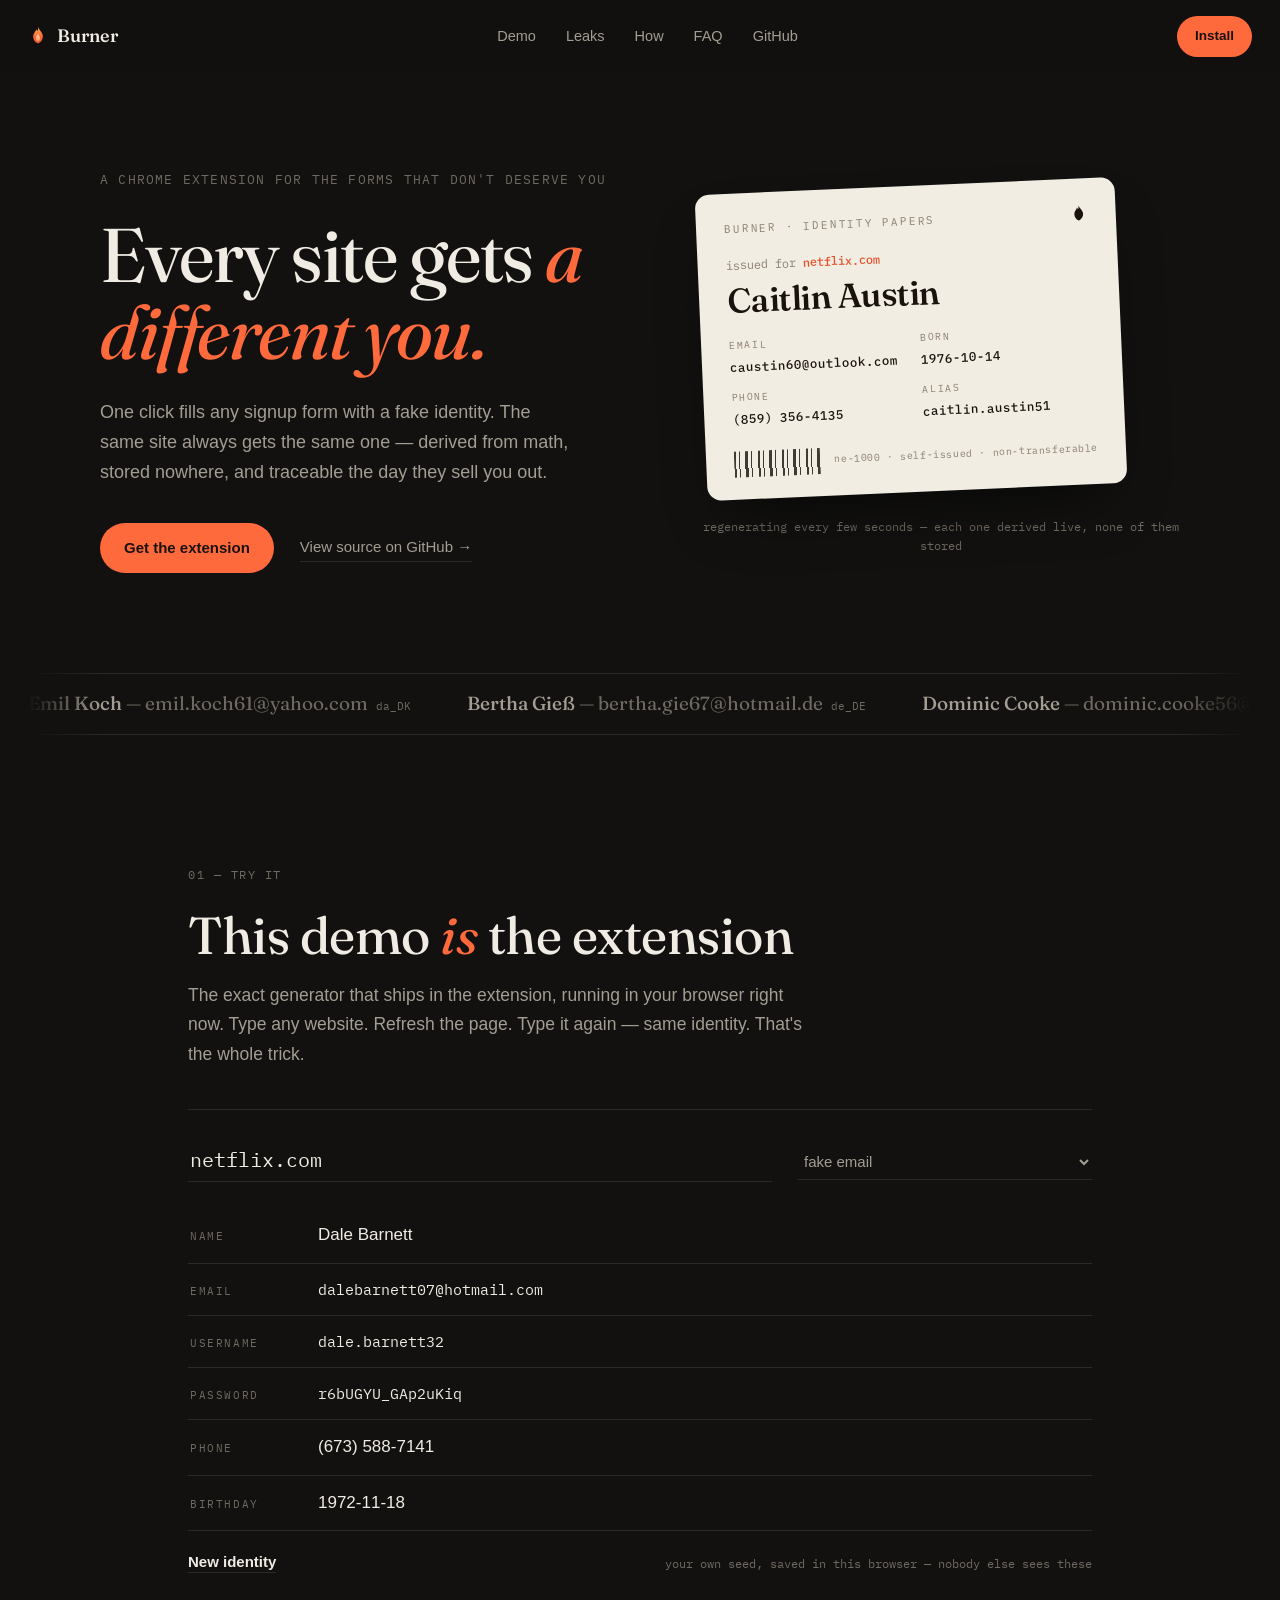
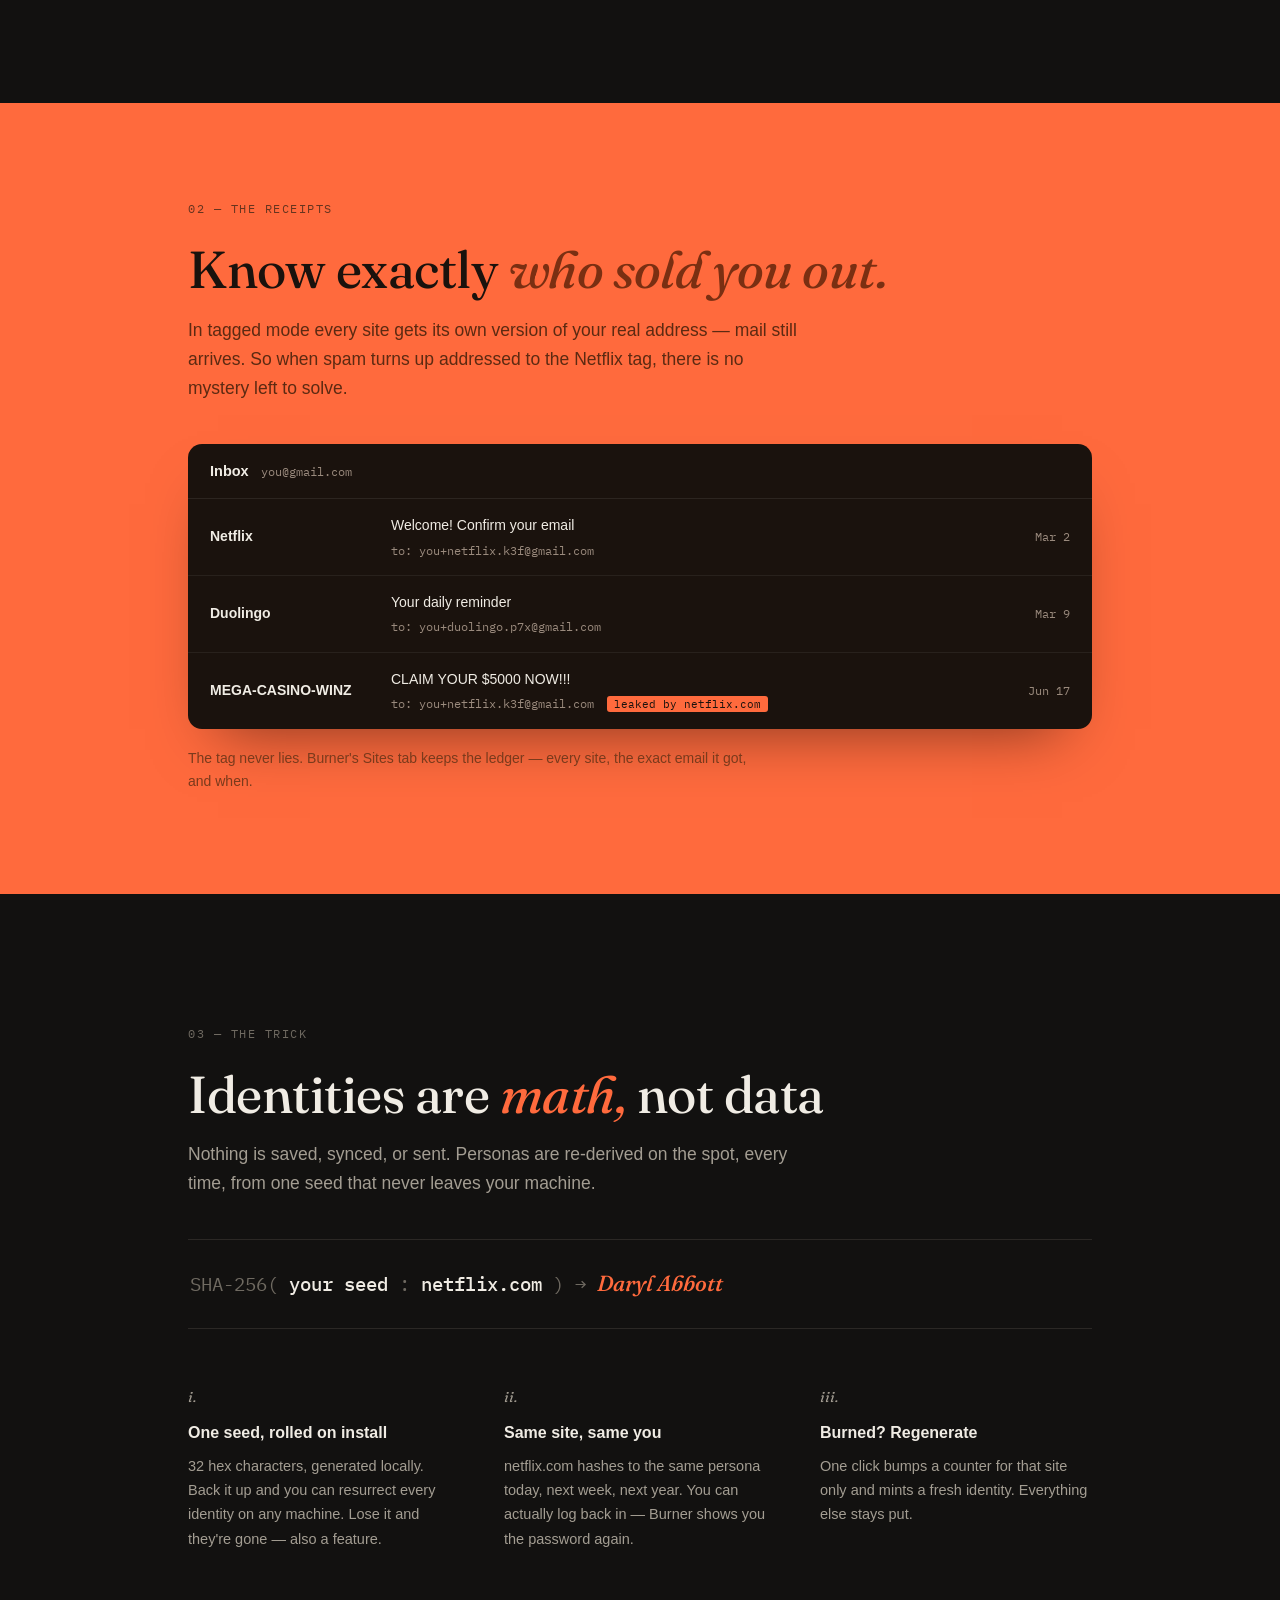
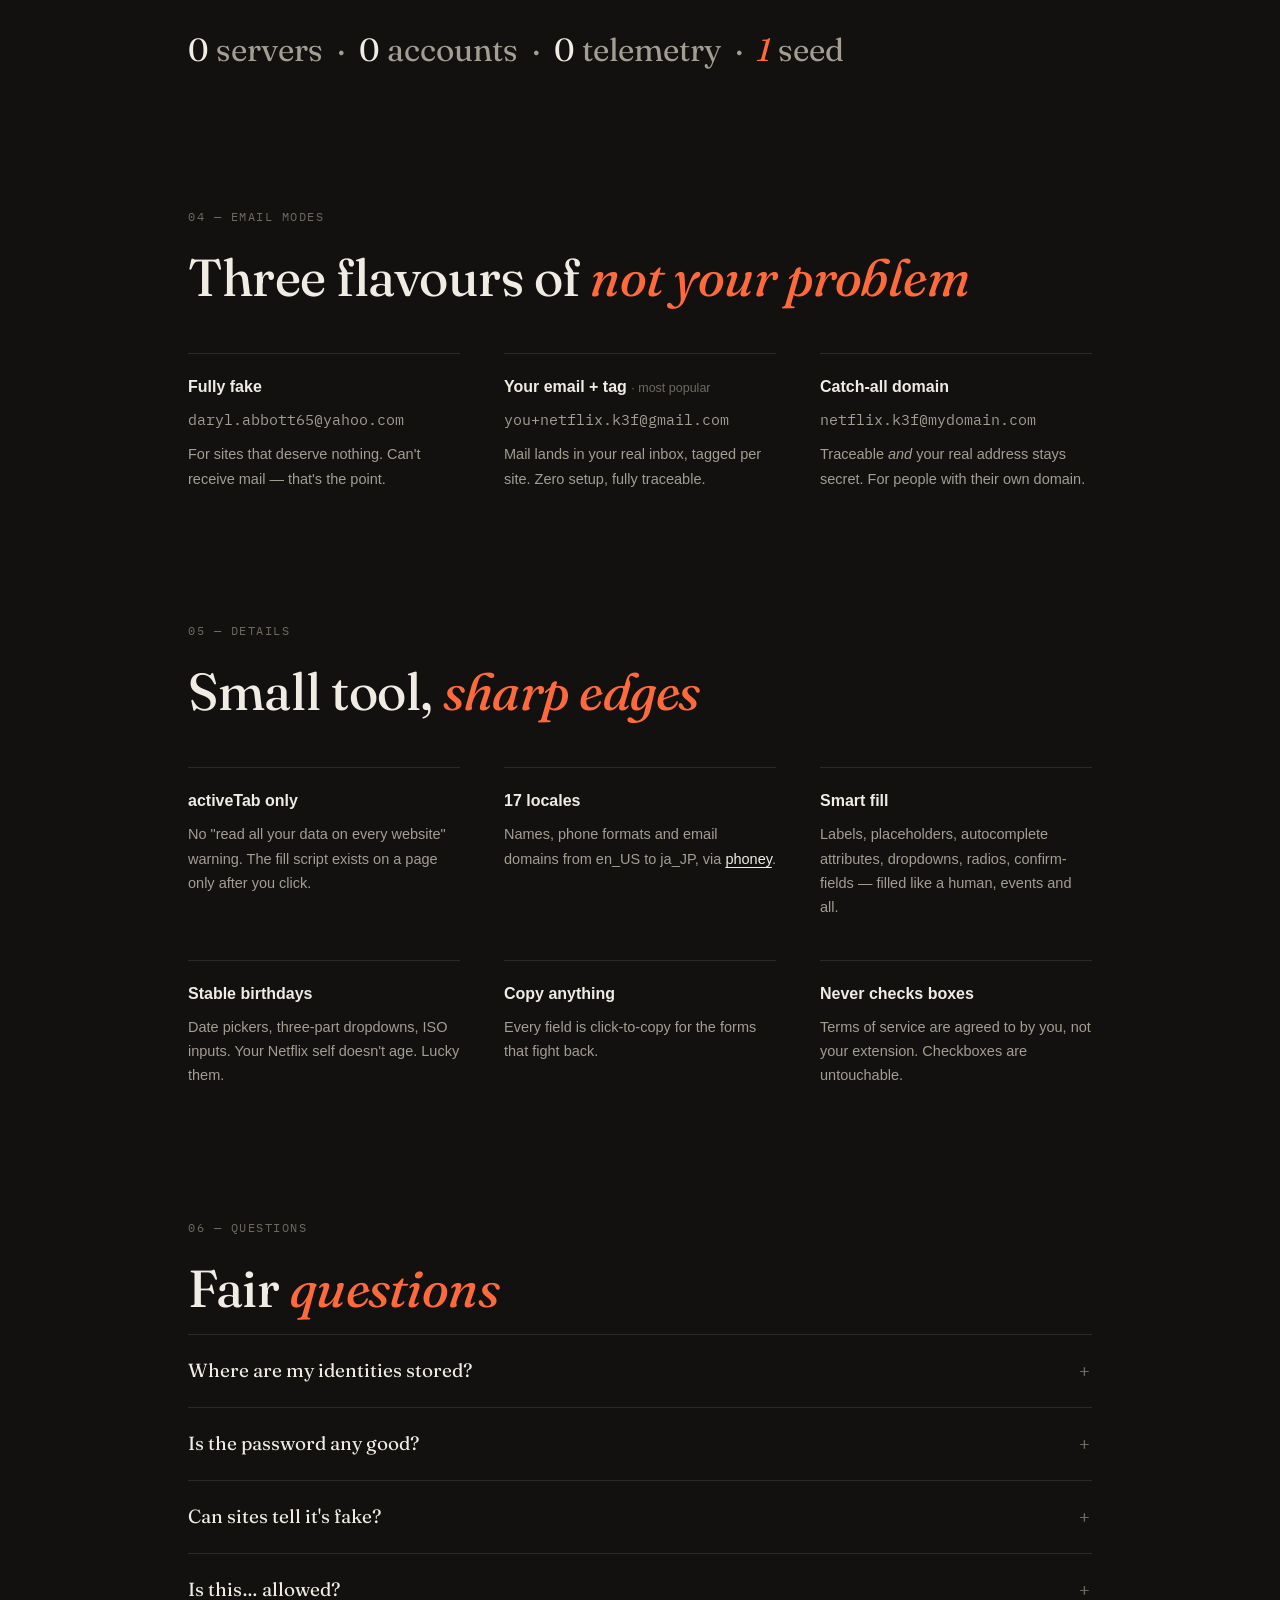
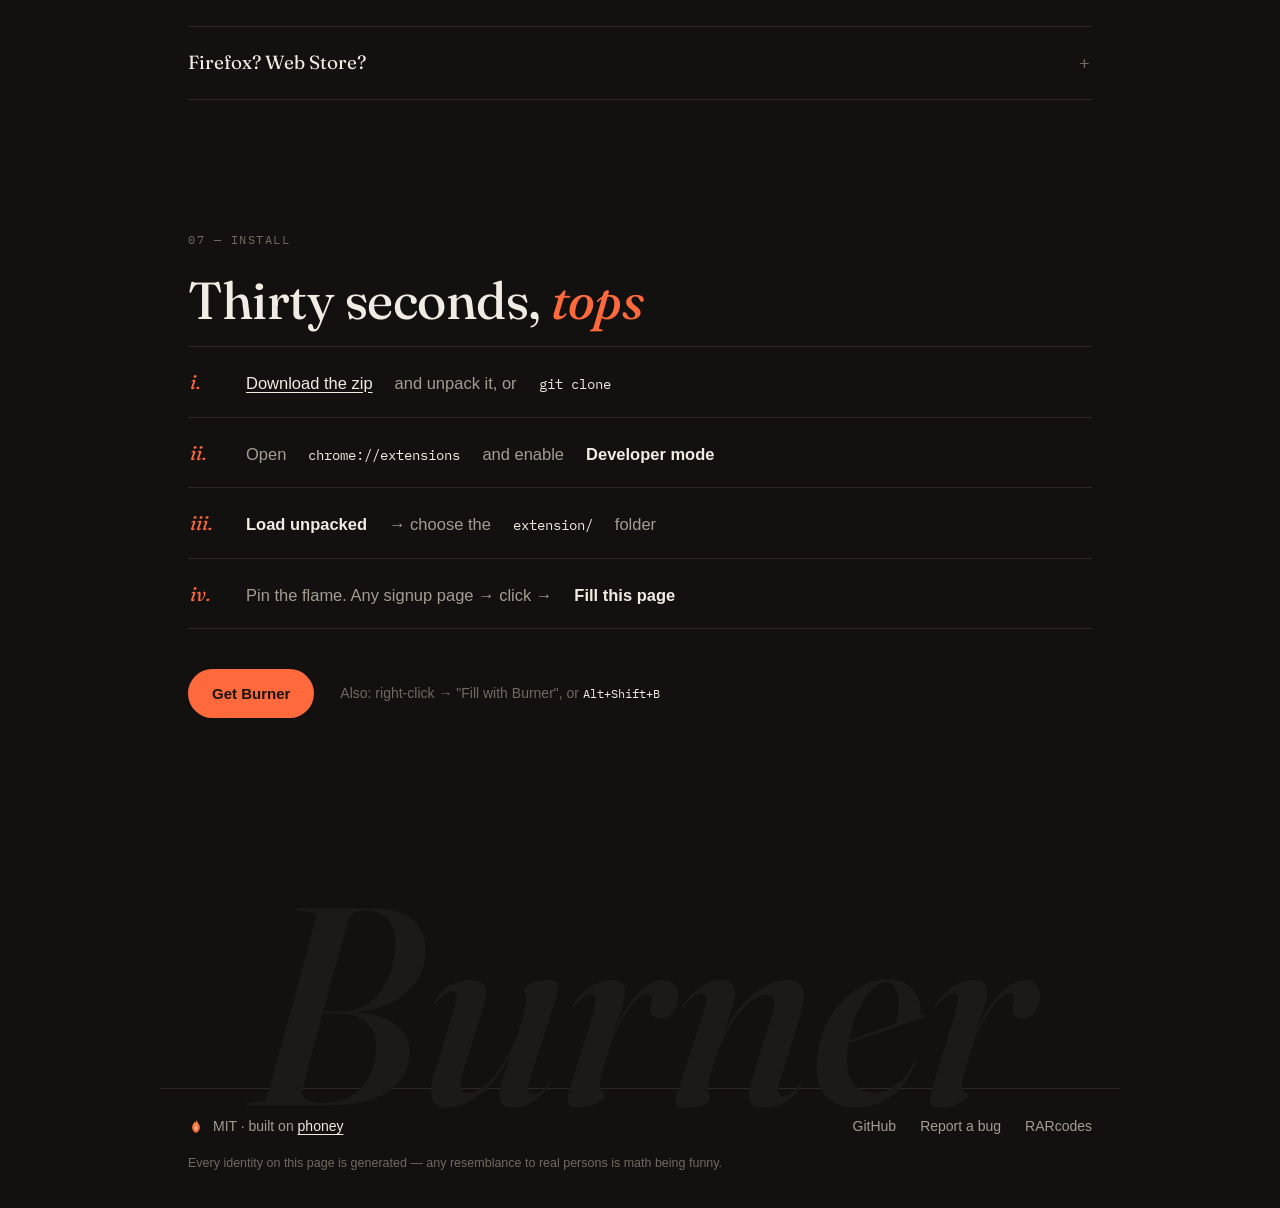
<file: site/index.html>
<!doctype html>
<html lang="en">
<head>
  <meta charset="utf-8">
  <meta name="viewport" content="width=device-width, initial-scale=1">
  <title>Burner — every site gets a different you</title>
  <meta name="description" content="One click fills any signup form with a fake identity that stays consistent per site. Traceable emails show you who leaked your address. 100% local.">
  <meta name="theme-color" content="#121110">
  <link rel="canonical" href="https://burner-ext.vercel.app">
  <meta property="og:title" content="Burner — every site gets a different you">
  <meta property="og:description" content="One-click fake signup identities, deterministic per site. 100% local, zero accounts.">
  <meta property="og:image" content="https://burner-ext.vercel.app/og.png">
  <meta property="og:type" content="website">
  <meta name="twitter:card" content="summary_large_image">
  <link rel="icon" href="favicon.svg" type="image/svg+xml">
  <link rel="alternate icon" href="favicon.ico">
  <link rel="preconnect" href="https://fonts.googleapis.com">
  <link rel="preconnect" href="https://fonts.gstatic.com" crossorigin>
  <link href="https://fonts.googleapis.com/css2?family=Fraunces:ital,opsz,wght@0,9..144,400..600;1,9..144,400..600&family=IBM+Plex+Mono:wght@400;500&display=swap" rel="stylesheet">
  <link rel="stylesheet" href="style.css">
</head>
<body>

<svg width="0" height="0" style="position:absolute" aria-hidden="true">
  <defs>
    <linearGradient id="fg" x1="0" y1="0" x2="0" y2="1">
      <stop offset="0" stop-color="#ffb347"/><stop offset=".55" stop-color="#ff6a3d"/><stop offset="1" stop-color="#e5522a"/>
    </linearGradient>
    <linearGradient id="cg" x1="0" y1="0" x2="0" y2="1">
      <stop offset="0" stop-color="#ffe3b3"/><stop offset="1" stop-color="#ff8a5c"/>
    </linearGradient>
    <g id="flame-icon">
      <path fill="url(#fg)" d="M50 4C53 18 68 26 73 44 77 60 70 80 50 88 30 80 23 60 27 44 30 33 38 28 42 16 44 24 49 27 50 20 51 14 50 9 50 4Z"/>
      <path fill="url(#cg)" d="M50 40C55 49 61 53 60 63 59 72 55 77 50 79 45 77 41 72 40 63 39 53 45 49 50 40Z"/>
    </g>
    <g id="flame-dark">
      <path fill="#1a120d" d="M50 4C53 18 68 26 73 44 77 60 70 80 50 88 30 80 23 60 27 44 30 33 38 28 42 16 44 24 49 27 50 20 51 14 50 9 50 4Z"/>
    </g>
  </defs>
</svg>

<nav>
  <a class="brand" href="#top">
    <svg viewBox="0 0 100 100" width="20" height="20" aria-hidden="true"><use href="#flame-icon"/></svg>
    <span>Burner</span>
  </a>
  <div class="links">
    <a href="#demo">Demo</a>
    <a href="#leak">Leaks</a>
    <a href="#how">How</a>
    <a href="#faq">FAQ</a>
    <a href="https://github.com/rar-file/burner">GitHub</a>
  </div>
  <a class="btn" href="#install">Install</a>
</nav>

<header id="top">
  <div class="hero">
    <div class="hero-copy">
      <p class="kicker">A Chrome extension for the forms that don't deserve you</p>
      <h1>Every site gets <em>a different you.</em></h1>
      <p class="sub">One click fills any signup form with a fake identity.
      The same site always gets the same one — derived from math, stored nowhere,
      and traceable the day they sell you out.</p>
      <div class="cta-row">
        <a class="btn" href="#install">Get the extension</a>
        <a class="tlink" href="https://github.com/rar-file/burner">View source on GitHub →</a>
      </div>
    </div>

    <div class="hero-card" aria-hidden="true">
      <div class="idcard" id="idcard">
        <div class="id-top">
          <span class="id-label">Burner · identity papers</span>
          <svg viewBox="0 0 100 100" width="18" height="18"><use href="#flame-dark"/></svg>
        </div>
        <div class="id-site">issued for <b id="c-site">netflix.com</b></div>
        <div class="id-swap" id="id-swap">
          <div class="id-name" id="c-name">Daryl Abbott</div>
          <div class="id-grid">
            <div class="id-field"><span>email</span><b id="c-email">dabbott65@yahoo.com</b></div>
            <div class="id-field"><span>born</span><b id="c-dob">1973-04-16</b></div>
            <div class="id-field"><span>phone</span><b id="c-phone">(646) 778-7305</b></div>
            <div class="id-field"><span>alias</span><b id="c-user">darylabbott87</b></div>
          </div>
        </div>
        <div class="id-bottom">
          <div class="barcode"></div>
          <span class="id-no" id="c-no">nf-0001 · self-issued · non-transferable</span>
        </div>
      </div>
      <p class="card-note">regenerating every few seconds — each one derived live, none of them stored</p>
    </div>
  </div>

  <div class="ticker" aria-hidden="true">
    <div class="ticker-track" id="ticker"></div>
  </div>
</header>

<main>

<section id="demo">
  <p class="sec-label">01 — Try it</p>
  <h2>This demo <em>is</em> the extension</h2>
  <p class="lede">The exact generator that ships in the extension, running in your browser right now.
  Type any website. Refresh the page. Type it again — same identity. That's the whole trick.</p>
  <div class="demo">
    <div class="demo-top">
      <input id="d-site" type="text" value="netflix.com" spellcheck="false" autocomplete="off" aria-label="Website">
      <select id="d-mode" aria-label="Email mode">
        <option value="fake">fake email</option>
        <option value="plus">my email + tag</option>
        <option value="catchall">catch-all domain</option>
      </select>
    </div>
    <div class="persona" id="d-card"></div>
    <div class="demo-bottom">
      <button id="d-regen">New identity</button>
      <span class="seed-note">your own seed, saved in this browser — nobody else sees these</span>
    </div>
  </div>
</section>

<section class="bleed" id="leak">
  <div class="bleed-inner">
    <p class="sec-label dk">02 — The receipts</p>
    <h2>Know exactly <em>who sold you out.</em></h2>
    <p class="lede dk">In tagged mode every site gets its own version of your real address — mail still arrives.
    So when spam turns up addressed to the Netflix tag, there is no mystery left to solve.</p>
    <div class="inbox">
      <div class="inbox-head">
        <span>Inbox</span>
        <span class="inbox-addr">you@gmail.com</span>
      </div>
      <div class="mail">
        <span class="m-from">Netflix</span>
        <div class="m-mid"><span class="m-subj">Welcome! Confirm your email</span>
        <span class="m-to">to: you+netflix.k3f@gmail.com</span></div>
        <span class="m-when">Mar 2</span>
      </div>
      <div class="mail">
        <span class="m-from">Duolingo</span>
        <div class="m-mid"><span class="m-subj">Your daily reminder</span>
        <span class="m-to">to: you+duolingo.p7x@gmail.com</span></div>
        <span class="m-when">Mar 9</span>
      </div>
      <div class="mail">
        <span class="m-from">MEGA-CASINO-WINZ</span>
        <div class="m-mid"><span class="m-subj">CLAIM YOUR $5000 NOW!!!</span>
        <span class="m-to">to: you+netflix.k3f@gmail.com <em class="m-leak">leaked by netflix.com</em></span></div>
        <span class="m-when">Jun 17</span>
      </div>
    </div>
    <p class="caption dk">The tag never lies. Burner's Sites tab keeps the ledger — every site, the exact email it got, and when.</p>
  </div>
</section>

<section id="how">
  <p class="sec-label">03 — The trick</p>
  <h2>Identities are <em>math,</em> not data</h2>
  <p class="lede">Nothing is saved, synced, or sent. Personas are re-derived on the spot, every time,
  from one seed that never leaves your machine.</p>

  <p class="formula">SHA-256( <b>your seed</b> : <b>netflix.com</b> ) → <b class="serif">Daryl Abbott</b></p>

  <div class="cols3">
    <div class="col">
      <p class="col-n">i.</p>
      <h3>One seed, rolled on install</h3>
      <p>32 hex characters, generated locally. Back it up and you can resurrect every identity on any machine. Lose it and they're gone — also a feature.</p></div>
    <div class="col">
      <p class="col-n">ii.</p>
      <h3>Same site, same you</h3>
      <p>netflix.com hashes to the same persona today, next week, next year. You can actually log back in — Burner shows you the password again.</p></div>
    <div class="col">
      <p class="col-n">iii.</p>
      <h3>Burned? Regenerate</h3>
      <p>One click bumps a counter for that site only and mints a fresh identity. Everything else stays put.</p></div>
  </div>

  <p class="stats-line"><span>0</span> servers &nbsp;·&nbsp; <span>0</span> accounts &nbsp;·&nbsp; <span>0</span> telemetry &nbsp;·&nbsp; <span class="serif">1</span> seed</p>
</section>

<section id="modes">
  <p class="sec-label">04 — Email modes</p>
  <h2>Three flavours of <em>not your problem</em></h2>
  <div class="cols3 modes">
    <div class="col">
      <h3>Fully fake</h3>
      <p class="addr">daryl.abbott65@yahoo.com</p>
      <p>For sites that deserve nothing. Can't receive mail — that's the point.</p></div>
    <div class="col">
      <h3>Your email + tag <span class="note">· most popular</span></h3>
      <p class="addr">you+netflix.k3f@gmail.com</p>
      <p>Mail lands in your real inbox, tagged per site. Zero setup, fully traceable.</p></div>
    <div class="col">
      <h3>Catch-all domain</h3>
      <p class="addr">netflix.k3f@mydomain.com</p>
      <p>Traceable <em>and</em> your real address stays secret. For people with their own domain.</p></div>
  </div>
</section>

<section id="features">
  <p class="sec-label">05 — Details</p>
  <h2>Small tool, <em>sharp edges</em></h2>
  <div class="cols3 feats">
    <div class="col"><h3>activeTab only</h3><p>No "read all your data on every website" warning. The fill script exists on a page only after you click.</p></div>
    <div class="col"><h3>17 locales</h3><p>Names, phone formats and email domains from en_US to ja_JP, via <a href="https://github.com/rar-file/phoney">phoney</a>.</p></div>
    <div class="col"><h3>Smart fill</h3><p>Labels, placeholders, autocomplete attributes, dropdowns, radios, confirm-fields — filled like a human, events and all.</p></div>
    <div class="col"><h3>Stable birthdays</h3><p>Date pickers, three-part dropdowns, ISO inputs. Your Netflix self doesn't age. Lucky them.</p></div>
    <div class="col"><h3>Copy anything</h3><p>Every field is click-to-copy for the forms that fight back.</p></div>
    <div class="col"><h3>Never checks boxes</h3><p>Terms of service are agreed to by you, not your extension. Checkboxes are untouchable.</p></div>
  </div>
</section>

<section id="faq">
  <p class="sec-label">06 — Questions</p>
  <h2>Fair <em>questions</em></h2>
  <div class="faqs">
    <details><summary>Where are my identities stored?</summary>
      <p>Nowhere. They're re-computed from <code>SHA-256(seed : site)</code> every time you look at them. The only stored things are your seed, your settings, and the list of sites you've filled — all in local extension storage on your machine.</p></details>
    <details><summary>Is the password any good?</summary>
      <p>16 characters, four character classes, unique per site, recoverable from your seed. But Burner is not a password manager — no breach alerts, no sync, no vault. Use it for accounts you don't care about. That's the whole product.</p></details>
    <details><summary>Can sites tell it's fake?</summary>
      <p>Fields are set through native setters with real input events, so it looks like typing. But the phone number won't pass SMS verification and the email won't receive mail in fake mode — by design. Burner is for the "why do you even need this" forms, not for identity verification.</p></details>
    <details><summary>Is this… allowed?</summary>
      <p>Giving a made-up name to a newsletter wall is fine. Fraud, KYC, payments, or anything with legal weight is not what this is for, and not what it's built to do. Be an adult.</p></details>
    <details><summary>Firefox? Web Store?</summary>
      <p>Both on the roadmap. Today: Chrome, Brave, Edge and Arc via Load unpacked — takes 30 seconds, instructions below.</p></details>
  </div>
</section>

<section id="install">
  <p class="sec-label">07 — Install</p>
  <h2>Thirty seconds, <em>tops</em></h2>
  <ol class="install">
    <li><a href="https://github.com/rar-file/burner/archive/refs/heads/main.zip">Download the zip</a> and unpack it, or <code>git clone</code></li>
    <li>Open <code>chrome://extensions</code> and enable <strong>Developer mode</strong></li>
    <li><strong>Load unpacked</strong> → choose the <code>extension/</code> folder</li>
    <li>Pin the flame. Any signup page → click → <strong>Fill this page</strong></li>
  </ol>
  <div class="cta-row">
    <a class="btn" href="https://github.com/rar-file/burner">Get Burner</a>
    <span class="dim">Also: right-click → "Fill with Burner", or <code>Alt+Shift+B</code></span>
  </div>
</section>

</main>

<footer>
  <div class="foot-word" aria-hidden="true">Burner</div>
  <div class="foot-row">
    <div class="foot-brand">
      <svg viewBox="0 0 100 100" width="16" height="16" aria-hidden="true"><use href="#flame-icon"/></svg>
      <span>MIT · built on <a href="https://github.com/rar-file/phoney">phoney</a></span>
    </div>
    <div class="foot-links">
      <a href="https://github.com/rar-file/burner">GitHub</a>
      <a href="https://github.com/rar-file/burner/issues">Report a bug</a>
      <a href="https://github.com/rar-file">RARcodes</a>
    </div>
  </div>
  <p class="foot-mit">Every identity on this page is generated — any resemblance to real persons is math being funny.</p>
</footer>

<div id="toast"></div>
<script type="module" src="app.js"></script>
</body>
</html>
</file>
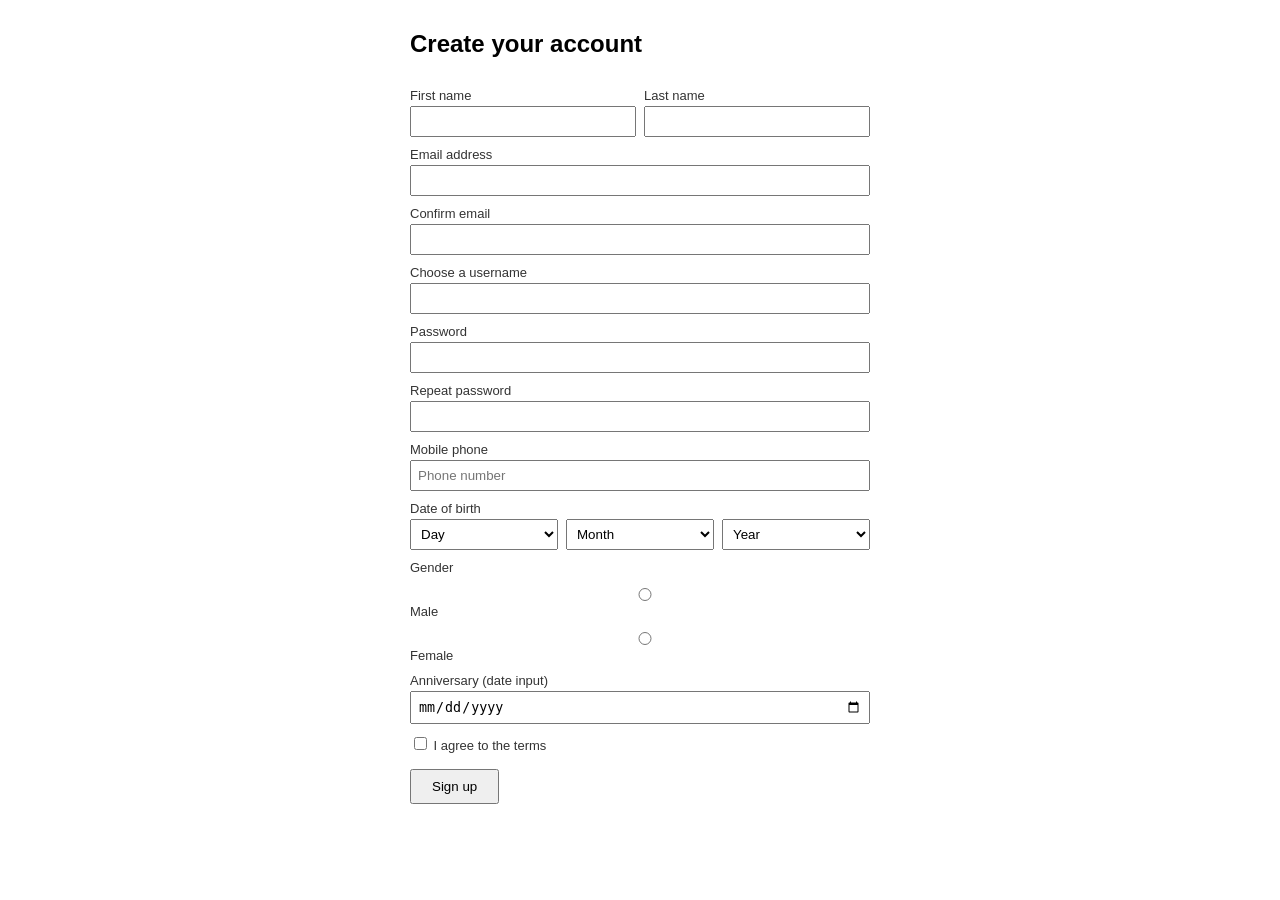
<file: test/signup.html>
<!doctype html>
<html>
<head><meta charset="utf-8"><title>Demo signup</title>
<style>
  body { font-family: sans-serif; max-width: 460px; margin: 30px auto; }
  label { display: block; margin-top: 10px; font-size: 13px; color: #333; }
  input, select { width: 100%; padding: 6px; margin-top: 3px; box-sizing: border-box; }
  .row { display: flex; gap: 8px; }
  .row > * { flex: 1; }
  button { margin-top: 16px; padding: 8px 20px; }
</style>
</head>
<body>
<h2>Create your account</h2>
<form id="signup">
  <div class="row">
    <label>First name<input name="fname" type="text"></label>
    <label>Last name<input name="lname" type="text"></label>
  </div>
  <label>Email address<input name="email" type="email"></label>
  <label>Confirm email<input name="email_confirm" type="text"></label>
  <label>Choose a username<input id="username" type="text"></label>
  <label>Password<input name="password" type="password"></label>
  <label>Repeat password<input name="password_repeat" type="password"></label>
  <label>Mobile phone<input type="tel" placeholder="Phone number"></label>
  <label>Date of birth</label>
  <div class="row">
    <select name="dob_day"><option value="">Day</option></select>
    <select name="dob_month"><option value="">Month</option>
      <option value="1">January</option><option value="2">February</option>
      <option value="3">March</option><option value="4">April</option>
      <option value="5">May</option><option value="6">June</option>
      <option value="7">July</option><option value="8">August</option>
      <option value="9">September</option><option value="10">October</option>
      <option value="11">November</option><option value="12">December</option>
    </select>
    <select name="dob_year"><option value="">Year</option></select>
  </div>
  <label>Gender</label>
  <label><input type="radio" name="gender" value="male"> Male</label>
  <label><input type="radio" name="gender" value="female"> Female</label>
  <label>Anniversary (date input)<input type="date" name="bday" autocomplete="bday"></label>
  <label><input type="checkbox" name="tos" style="width:auto"> I agree to the terms</label>
  <button type="button">Sign up</button>
</form>
<script>
  const day = document.querySelector('[name=dob_day]');
  for (let i = 1; i <= 31; i++) day.add(new Option(i, i));
  const year = document.querySelector('[name=dob_year]');
  for (let y = 2008; y >= 1940; y--) year.add(new Option(y, y));
</script>
</body>
</html>
</file>
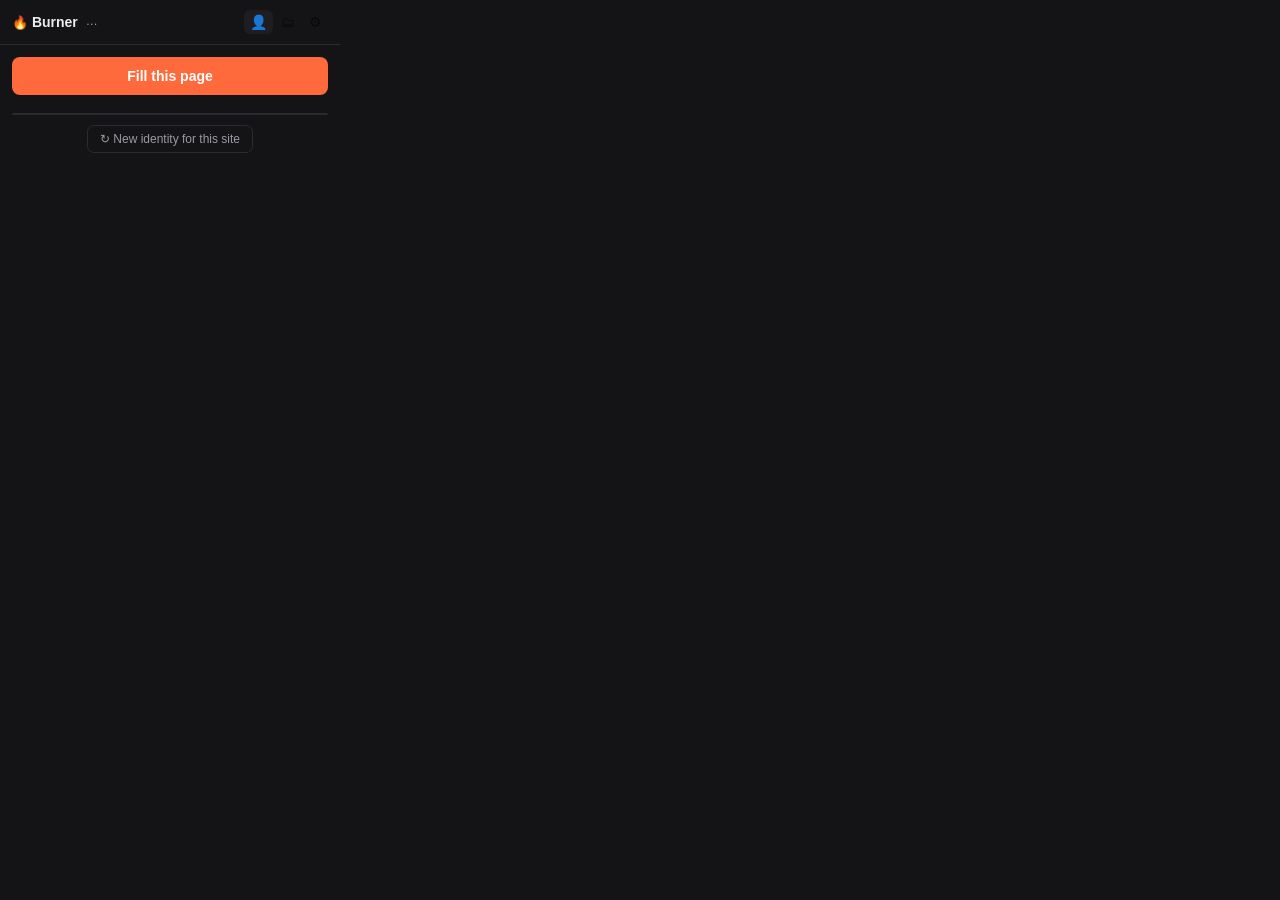
<file: extension/popup/popup.html>
<!doctype html>
<html>
<head>
  <meta charset="utf-8">
  <link rel="stylesheet" href="popup.css">
</head>
<body>
  <header>
    <div class="brand"><span class="flame">🔥</span> Burner</div>
    <div class="site" id="site">…</div>
    <nav>
      <button id="nav-persona" class="navbtn active" title="Identity">👤</button>
      <button id="nav-sites" class="navbtn" title="Sites used">🗂</button>
      <button id="nav-settings" class="navbtn" title="Settings">⚙</button>
    </nav>
  </header>

  <main id="view-persona">
    <button id="fill" class="cta">Fill this page</button>
    <div id="fill-status" class="status"></div>
    <div class="card" id="card"></div>
    <div class="row-actions">
      <button id="regen" class="ghost">↻ New identity for this site</button>
    </div>
  </main>

  <main id="view-sites" hidden>
    <div class="hint">Every site you've filled, and the exact email it got. Spam arriving on one of these means that site leaked or sold it.</div>
    <div id="sites-list"></div>
  </main>

  <main id="view-settings" hidden>
    <label class="field">Email mode
      <select id="set-emailmode">
        <option value="fake">Fully fake (can't receive mail)</option>
        <option value="plus">My email + site tag (traceable, mail arrives)</option>
        <option value="catchall">My catch-all domain (traceable, private)</option>
      </select>
    </label>
    <label class="field" id="wrap-realemail" hidden>Your real email
      <input id="set-realemail" type="email" placeholder="you@gmail.com">
    </label>
    <label class="field" id="wrap-catchall" hidden>Catch-all domain
      <input id="set-catchall" type="text" placeholder="mydomain.com">
    </label>
    <label class="field">Name locale
      <select id="set-locale"></select>
    </label>
    <label class="field">Password length
      <input id="set-pwlen" type="number" min="8" max="40" step="1">
    </label>
    <div class="hint warn">Changing locale or seed changes every persona. Personas are derived from the seed below — back it up to keep the same identities after a reinstall.</div>
    <label class="field">Master seed
      <div class="seedrow">
        <input id="set-seed" type="text" spellcheck="false">
        <button id="copy-seed" class="ghost small">Copy</button>
      </div>
    </label>
    <button id="save-settings" class="cta">Save</button>
    <div id="settings-status" class="status"></div>
  </main>

  <div id="toast"></div>
  <script type="module" src="popup.js"></script>
</body>
</html>
</file>
<file: site/style.css>
:root {
  --bg: #121110;
  --ink: #f0ece4;
  --dim: #a39d92;
  --faint: #6f6a61;
  --rule: #2b2825;
  --orange: #ff6a3d;
  --orange-deep: #e5522a;
  --paper: #f2ede3;
  --paper-ink: #1a120d;
  --serif: "Fraunces", Georgia, serif;
  --mono: "IBM Plex Mono", ui-monospace, Menlo, monospace;
  --body: -apple-system, "Segoe UI", Roboto, Helvetica, sans-serif;
}
* { box-sizing: border-box; margin: 0; }
html { scroll-behavior: smooth; }
body {
  background: var(--bg);
  color: var(--ink);
  font: 16px/1.68 var(--body);
  overflow-x: hidden;
}
::selection { background: var(--orange); color: var(--paper-ink); }
a { color: var(--ink); text-underline-offset: 3px; }
a:hover { color: var(--orange); }
code { font-family: var(--mono); font-size: .85em; color: var(--ink); }
.dim { color: var(--faint); font-size: 14px; }
em { font-style: italic; }
.serif { font-family: var(--serif); }

h1, h2 { font-family: var(--serif); font-weight: 450; letter-spacing: -.5px; }
h2 { font-size: clamp(34px, 4.6vw, 52px); line-height: 1.08; margin-bottom: 18px; }
h2 em { color: var(--orange); }
h3 { font-size: 16px; font-weight: 650; margin-bottom: 7px; }

section { max-width: 960px; margin: 0 auto; padding: 130px 28px 0; }
.sec-label {
  font-family: var(--mono);
  font-size: 12px;
  letter-spacing: 1.5px;
  text-transform: uppercase;
  color: var(--faint);
  margin-bottom: 22px;
}
.sec-label.dk { color: #66341f; }
.lede { color: var(--dim); max-width: 620px; margin-bottom: 40px; font-size: 17.5px; }
.caption { color: var(--faint); font-size: 14px; margin-top: 18px; max-width: 560px; }

/* ---------- nav ---------- */
nav {
  position: sticky; top: 0; z-index: 40;
  display: flex; align-items: center; justify-content: space-between;
  padding: 16px 28px;
  background: #121110e8;
  backdrop-filter: blur(12px);
  -webkit-backdrop-filter: blur(12px);
}
.brand { display: flex; align-items: center; gap: 9px; font-family: var(--serif); font-weight: 550; color: var(--ink); font-size: 18px; text-decoration: none; }
.links { display: flex; gap: 30px; font-size: 14.5px; }
.links a { color: var(--dim); text-decoration: none; }
.links a:hover { color: var(--ink); }

/* ---------- buttons ---------- */
.btn {
  display: inline-flex; align-items: center;
  padding: 12px 24px;
  border-radius: 999px;
  background: var(--orange);
  color: var(--paper-ink);
  font-weight: 650;
  font-size: 15px;
  text-decoration: none;
  transition: background .15s, transform .15s;
}
.btn:hover { background: #ff7c53; color: var(--paper-ink); transform: translateY(-1px); }
nav .btn { padding: 9px 18px; font-size: 13.5px; }
.tlink { align-self: center; color: var(--dim); font-size: 15px; text-decoration: none; border-bottom: 1px solid var(--rule); padding-bottom: 2px; }
.tlink:hover { color: var(--orange); border-color: var(--orange); }
.cta-row { display: flex; gap: 26px; flex-wrap: wrap; align-items: center; }

/* ---------- hero ---------- */
header { padding: 96px 28px 0; }
.hero {
  max-width: 1080px;
  margin: 0 auto;
  display: grid;
  grid-template-columns: 1.05fr .95fr;
  gap: 72px;
  align-items: center;
}
.kicker {
  font-family: var(--mono);
  font-size: 12.5px;
  letter-spacing: 1.2px;
  text-transform: uppercase;
  color: var(--faint);
  margin-bottom: 26px;
}
h1 {
  font-size: clamp(44px, 6vw, 76px);
  line-height: 1.02;
  letter-spacing: -1.5px;
  margin-bottom: 26px;
}
h1 em { color: var(--orange); }
.sub { color: var(--dim); max-width: 470px; margin-bottom: 36px; font-size: 18px; }

/* ---------- the ID card ---------- */
.hero-card { justify-self: center; }
.idcard {
  width: min(420px, 88vw);
  background: var(--paper);
  color: var(--paper-ink);
  border-radius: 14px;
  padding: 26px 28px 22px;
  transform: rotate(-2.5deg);
  box-shadow: 0 30px 60px -25px rgba(0,0,0,.65);
  transition: transform .35s cubic-bezier(.2,.7,.3,1.2);
}
.idcard:hover { transform: rotate(0deg); }
.id-top { display: flex; justify-content: space-between; align-items: center; }
.id-label {
  font-family: var(--mono);
  font-size: 11px;
  letter-spacing: 1.8px;
  text-transform: uppercase;
  color: #8a7f70;
}
.id-site {
  font-family: var(--mono);
  font-size: 12px;
  color: #8a7f70;
  margin: 18px 0 6px;
}
.id-site b { color: var(--orange-deep); font-weight: 500; }
.id-swap { transition: opacity .28s, transform .28s; }
.id-swap.out { opacity: 0; transform: translateY(6px); }
.id-name {
  font-family: var(--serif);
  font-size: 34px;
  font-weight: 550;
  letter-spacing: -.5px;
  line-height: 1.1;
  margin-bottom: 18px;
}
.id-grid { display: grid; grid-template-columns: 1fr 1fr; gap: 12px 18px; }
.id-field span {
  display: block;
  font-family: var(--mono);
  font-size: 10px;
  letter-spacing: 1.6px;
  text-transform: uppercase;
  color: #8a7f70;
  margin-bottom: 2px;
}
.id-field b {
  font-family: var(--mono);
  font-size: 12.5px;
  font-weight: 500;
  display: block;
  white-space: nowrap;
  overflow: hidden;
  text-overflow: ellipsis;
}
.id-bottom { display: flex; align-items: center; gap: 14px; margin-top: 22px; }
.barcode {
  height: 26px;
  flex: 1;
  background:
    repeating-linear-gradient(90deg,
      var(--paper-ink) 0 2px, transparent 2px 5px,
      var(--paper-ink) 5px 6px, transparent 6px 11px,
      var(--paper-ink) 11px 14px, transparent 14px 17px,
      var(--paper-ink) 17px 18px, transparent 18px 24px);
  opacity: .82;
}
.id-no { font-family: var(--mono); font-size: 10px; letter-spacing: .6px; color: #8a7f70; white-space: nowrap; }
.card-note {
  font-family: var(--mono);
  font-size: 11.5px;
  color: var(--faint);
  text-align: center;
  margin-top: 26px;
}

/* ---------- ticker ---------- */
.ticker {
  margin: 100px auto 0;
  overflow: hidden;
  border-top: 1px solid var(--rule);
  border-bottom: 1px solid var(--rule);
  padding: 14px 0;
  -webkit-mask-image: linear-gradient(90deg, transparent, #000 6%, #000 94%, transparent);
  mask-image: linear-gradient(90deg, transparent, #000 6%, #000 94%, transparent);
}
.ticker-track {
  display: flex;
  gap: 56px;
  width: max-content;
  animation: scroll 60s linear infinite;
}
.ticker:hover .ticker-track { animation-play-state: paused; }
@keyframes scroll { to { transform: translateX(-50%); } }
.pill { font-family: var(--serif); font-size: 19px; white-space: nowrap; color: var(--faint); }
.pill b { color: var(--dim); font-weight: 500; }
.pill .loc { font-family: var(--mono); font-size: 11px; margin-left: 8px; }

/* ---------- demo ---------- */
.demo { border-top: 1px solid var(--rule); padding-top: 28px; }
.demo-top { display: flex; gap: 26px; flex-wrap: wrap; align-items: baseline; margin-bottom: 26px; }
.demo-top input, .demo-top select {
  background: none;
  color: var(--ink);
  border: none;
  border-bottom: 1px solid var(--rule);
  padding: 8px 2px;
  font-size: 20px;
  border-radius: 0;
}
.demo-top input:focus, .demo-top select:focus { outline: none; border-color: var(--orange); }
#d-site { flex: 2; min-width: 220px; font-family: var(--mono); }
#d-mode { flex: 1; min-width: 170px; font-size: 15px; color: var(--dim); cursor: pointer; }
.aux { flex: 1.4; min-width: 190px; font-family: var(--mono); font-size: 16px !important; }
.persona { display: grid; }
.prow {
  display: flex; align-items: baseline; gap: 18px;
  padding: 13px 2px;
  border-bottom: 1px solid var(--rule);
  cursor: pointer;
}
.prow:hover .cp { opacity: 1; }
.prow:hover .v { color: var(--orange); }
.prow .k {
  width: 110px; flex-shrink: 0;
  font-family: var(--mono);
  font-size: 11px;
  letter-spacing: 1.6px;
  text-transform: uppercase;
  color: var(--faint);
}
.prow .v { font-size: 17px; overflow: hidden; text-overflow: ellipsis; white-space: nowrap; transition: color .12s; }
.prow .v.mono { font-family: var(--mono); font-size: 15px; }
.prow .cp { margin-left: auto; font-family: var(--mono); font-size: 11px; color: var(--faint); opacity: 0; flex-shrink: 0; }
.demo-bottom { display: flex; align-items: center; justify-content: space-between; padding-top: 22px; flex-wrap: wrap; gap: 10px; }
#d-regen {
  background: none;
  border: none;
  color: var(--ink);
  padding: 0;
  cursor: pointer;
  font-size: 15px;
  font-weight: 600;
  border-bottom: 1px solid var(--rule);
  padding-bottom: 2px;
}
#d-regen:hover { color: var(--orange); border-color: var(--orange); }
.seed-note { font-family: var(--mono); font-size: 11.5px; color: var(--faint); }

/* ---------- leak (full-bleed orange) ---------- */
.bleed {
  max-width: none;
  margin-top: 130px;
  padding: 0;
  background: var(--orange);
  color: var(--paper-ink);
}
.bleed-inner { max-width: 960px; margin: 0 auto; padding: 96px 28px 100px; }
.bleed h2 { color: var(--paper-ink); }
.bleed h2 em { color: #7a2f12; }
.lede.dk { color: #5c2a12; }
.caption.dk { color: #7a3a1c; }
.inbox {
  background: var(--paper-ink);
  color: var(--ink);
  border-radius: 14px;
  overflow: hidden;
  box-shadow: 0 30px 60px -30px rgba(0,0,0,.5);
}
.inbox-head {
  display: flex; align-items: baseline; gap: 12px;
  padding: 15px 22px;
  font-weight: 650;
  font-size: 14.5px;
  border-bottom: 1px solid #ffffff14;
}
.inbox-addr { font-family: var(--mono); font-size: 12px; color: #9a8a7d; font-weight: 400; }
.mail { display: flex; align-items: center; gap: 16px; padding: 15px 22px; }
.mail + .mail { border-top: 1px solid #ffffff10; }
.m-from { width: 165px; flex-shrink: 0; font-weight: 600; font-size: 14px; white-space: nowrap; overflow: hidden; text-overflow: ellipsis; }
.m-mid { flex: 1; min-width: 0; }
.m-subj { display: block; font-size: 14px; white-space: nowrap; overflow: hidden; text-overflow: ellipsis; }
.m-to { display: block; font-family: var(--mono); font-size: 11.5px; color: #9a8a7d; margin-top: 3px; white-space: nowrap; overflow: hidden; text-overflow: ellipsis; }
.m-when { font-family: var(--mono); font-size: 11.5px; color: #9a8a7d; flex-shrink: 0; }
.m-leak {
  font-style: normal;
  font-family: var(--mono);
  font-size: 11px;
  background: var(--orange);
  color: var(--paper-ink);
  border-radius: 3px;
  padding: 1px 7px;
  margin-left: 6px;
}

/* ---------- how ---------- */
.formula {
  font-family: var(--mono);
  font-size: clamp(14px, 2.4vw, 19px);
  color: var(--faint);
  border-top: 1px solid var(--rule);
  border-bottom: 1px solid var(--rule);
  padding: 26px 2px;
  margin-bottom: 56px;
  white-space: nowrap;
  overflow-x: auto;
}
.formula b { color: var(--ink); font-weight: 500; }
.formula .serif { font-family: var(--serif); font-style: italic; color: var(--orange); font-size: 1.15em; }
.cols3 { display: grid; grid-template-columns: repeat(auto-fit, minmax(240px, 1fr)); gap: 44px; }
.col p { color: var(--dim); font-size: 14.5px; }
.col-n { font-family: var(--serif); font-style: italic; font-size: 22px; color: var(--orange); margin-bottom: 10px; }
.stats-line {
  margin-top: 72px;
  font-family: var(--serif);
  font-size: clamp(22px, 3.4vw, 32px);
  color: var(--dim);
}
.stats-line span { color: var(--ink); }
.stats-line .serif { font-style: italic; color: var(--orange); }

/* ---------- modes / features ---------- */
.modes .col, .feats .col { border-top: 1px solid var(--rule); padding-top: 20px; }
.modes { margin-top: 48px; }
.feats { margin-top: 48px; gap: 40px 44px; }
.note { color: var(--faint); font-size: 12.5px; font-weight: 400; }
.addr { font-family: var(--mono); font-size: 14px; color: var(--orange); margin-bottom: 10px; }

/* ---------- faq ---------- */
.faqs { margin-top: 8px; }
details { border-top: 1px solid var(--rule); }
details:last-child { border-bottom: 1px solid var(--rule); }
summary {
  cursor: pointer;
  list-style: none;
  font-family: var(--serif);
  font-size: 19px;
  padding: 20px 34px 20px 0;
  position: relative;
}
summary::-webkit-details-marker { display: none; }
summary:hover { color: var(--orange); }
summary::after {
  content: "+";
  position: absolute; right: 2px; top: 50%;
  transform: translateY(-50%);
  color: var(--faint);
  font-family: var(--mono);
  font-size: 18px;
  transition: transform .2s;
}
details[open] summary::after { transform: translateY(-50%) rotate(45deg); }
details p { color: var(--dim); font-size: 15px; padding: 0 0 22px; max-width: 680px; }

/* ---------- install ---------- */
.install { list-style: none; counter-reset: step; margin: 10px 0 40px; padding: 0; }
.install li {
  counter-increment: step;
  display: flex; gap: 22px; align-items: baseline;
  border-top: 1px solid var(--rule);
  padding: 18px 2px;
  font-size: 16.5px;
  color: var(--dim);
}
.install li:last-child { border-bottom: 1px solid var(--rule); }
.install li::before {
  content: counter(step, lower-roman) ".";
  font-family: var(--serif);
  font-style: italic;
  font-size: 20px;
  color: var(--orange);
  width: 34px;
  flex-shrink: 0;
}
.install strong, .install a { color: var(--ink); }

/* ---------- footer ---------- */
footer { margin-top: 150px; overflow: hidden; }
.foot-word {
  font-family: var(--serif);
  font-style: italic;
  font-weight: 500;
  font-size: clamp(90px, 22vw, 300px);
  line-height: .78;
  text-align: center;
  color: #1c1a18;
  user-select: none;
  transform: translateY(12%);
}
.foot-row {
  display: flex; align-items: center; justify-content: space-between; gap: 20px; flex-wrap: wrap;
  max-width: 960px; margin: 0 auto;
  border-top: 1px solid var(--rule);
  padding: 26px 28px 0;
}
.foot-brand { display: flex; align-items: center; gap: 9px; color: var(--dim); font-size: 14px; }
.foot-links { display: flex; gap: 24px; font-size: 14px; }
.foot-links a { color: var(--dim); text-decoration: none; }
.foot-links a:hover { color: var(--orange); }
.foot-mit { max-width: 960px; margin: 0 auto; padding: 14px 28px 34px; color: var(--faint); font-size: 12.5px; }

#toast {
  position: fixed;
  bottom: 26px; left: 50%;
  transform: translateX(-50%);
  background: var(--paper);
  color: var(--paper-ink);
  padding: 8px 20px;
  border-radius: 999px;
  font-size: 13.5px;
  font-weight: 600;
  opacity: 0;
  transition: opacity .18s;
  pointer-events: none;
  z-index: 50;
}
#toast.show { opacity: 1; }

/* ---------- responsive ---------- */
@media (max-width: 920px) {
  .hero { grid-template-columns: 1fr; gap: 56px; }
  .links { display: none; }
  section { padding-top: 100px; }
}
@media (max-width: 640px) {
  .m-from { width: 92px; }
  .m-when { display: none; }
  .prow .k { width: 84px; }
}
@media (prefers-reduced-motion: reduce) {
  .ticker-track { animation: none; }
  .idcard, .id-swap { transition: none; }
  html { scroll-behavior: auto; }
}
</file>
<file: extension/popup/popup.css>
:root {
  --bg: #141416;
  --card: #1e1e22;
  --text: #ececf0;
  --dim: #9a9aa3;
  --accent: #ff6a3d;
  --accent-dark: #e5522a;
  --line: #2a2a30;
}
* { box-sizing: border-box; margin: 0; }
body {
  width: 340px;
  background: var(--bg);
  color: var(--text);
  font: 13px/1.45 -apple-system, "Segoe UI", Roboto, sans-serif;
}
header {
  display: flex;
  align-items: center;
  gap: 8px;
  padding: 10px 12px;
  border-bottom: 1px solid var(--line);
}
.brand { font-weight: 700; font-size: 14px; }
.flame { font-size: 13px; }
.site {
  flex: 1;
  color: var(--dim);
  font-size: 12px;
  white-space: nowrap;
  overflow: hidden;
  text-overflow: ellipsis;
}
nav { display: flex; gap: 2px; }
.navbtn {
  background: none;
  border: none;
  font-size: 14px;
  padding: 4px 6px;
  border-radius: 6px;
  cursor: pointer;
  opacity: .55;
}
.navbtn.active, .navbtn:hover { opacity: 1; background: var(--card); }
main { padding: 12px; }
.cta {
  width: 100%;
  padding: 11px;
  font-size: 14px;
  font-weight: 700;
  color: #fff;
  background: var(--accent);
  border: none;
  border-radius: 8px;
  cursor: pointer;
}
.cta:hover { background: var(--accent-dark); }
.cta:disabled { opacity: .5; cursor: default; }
.status { min-height: 18px; font-size: 12px; color: var(--dim); text-align: center; padding: 3px 0 6px; }
.status.ok { color: #6fd18b; }
.status.err { color: #ff7a7a; }
.card {
  background: var(--card);
  border: 1px solid var(--line);
  border-radius: 10px;
  overflow: hidden;
}
.frow {
  display: flex;
  align-items: center;
  padding: 7px 10px;
  border-bottom: 1px solid var(--line);
  gap: 8px;
}
.frow:last-child { border-bottom: none; }
.frow .k { width: 68px; color: var(--dim); font-size: 11px; flex-shrink: 0; }
.frow .v {
  flex: 1;
  font-size: 12.5px;
  white-space: nowrap;
  overflow: hidden;
  text-overflow: ellipsis;
  cursor: pointer;
}
.frow .v:hover { color: var(--accent); }
.frow .copy {
  background: none;
  border: none;
  color: var(--dim);
  cursor: pointer;
  font-size: 12px;
  padding: 2px 4px;
  border-radius: 4px;
}
.frow .copy:hover { color: var(--text); background: var(--bg); }
.row-actions { display: flex; justify-content: center; padding-top: 10px; }
.ghost {
  background: none;
  border: 1px solid var(--line);
  color: var(--dim);
  padding: 6px 12px;
  border-radius: 7px;
  cursor: pointer;
  font-size: 12px;
}
.ghost:hover { color: var(--text); border-color: var(--dim); }
.ghost.small { padding: 4px 8px; }
.hint { color: var(--dim); font-size: 11.5px; padding-bottom: 10px; }
.hint.warn { color: #d8b25a; }
.field { display: block; font-size: 12px; color: var(--dim); margin-bottom: 10px; }
.field input, .field select {
  width: 100%;
  margin-top: 4px;
  padding: 7px 8px;
  background: var(--card);
  color: var(--text);
  border: 1px solid var(--line);
  border-radius: 7px;
  font-size: 12.5px;
}
.seedrow { display: flex; gap: 6px; margin-top: 4px; }
.seedrow input { flex: 1; margin-top: 0; font-family: monospace; font-size: 11px; }
.site-entry {
  background: var(--card);
  border: 1px solid var(--line);
  border-radius: 8px;
  padding: 8px 10px;
  margin-bottom: 8px;
}
.site-entry .d { font-weight: 600; font-size: 12.5px; }
.site-entry .e { color: var(--accent); font-size: 11.5px; word-break: break-all; }
.site-entry .m { color: var(--dim); font-size: 10.5px; }
.empty { color: var(--dim); text-align: center; padding: 24px 0; font-size: 12px; }
#toast {
  position: fixed;
  bottom: 10px;
  left: 50%;
  transform: translateX(-50%);
  background: var(--accent);
  color: #fff;
  padding: 5px 14px;
  border-radius: 14px;
  font-size: 12px;
  opacity: 0;
  transition: opacity .15s;
  pointer-events: none;
}
#toast.show { opacity: 1; }
</file>
